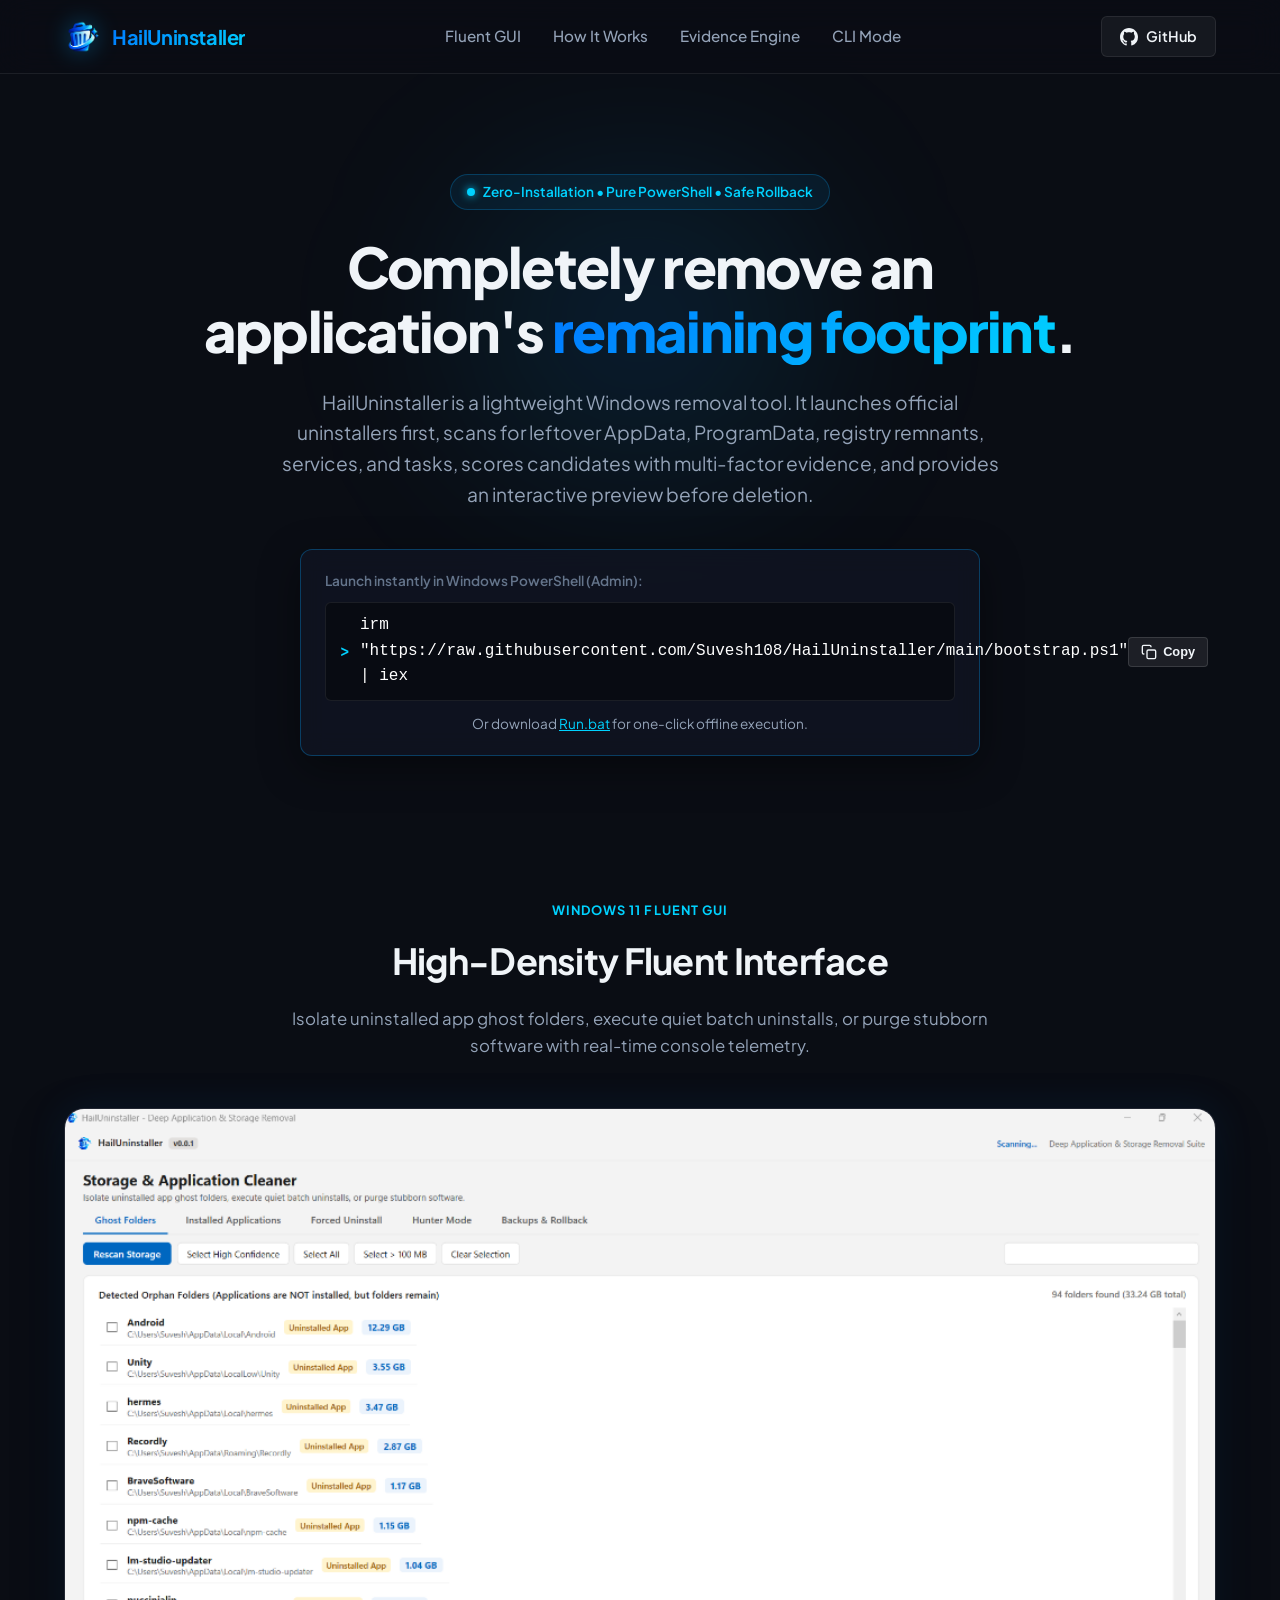
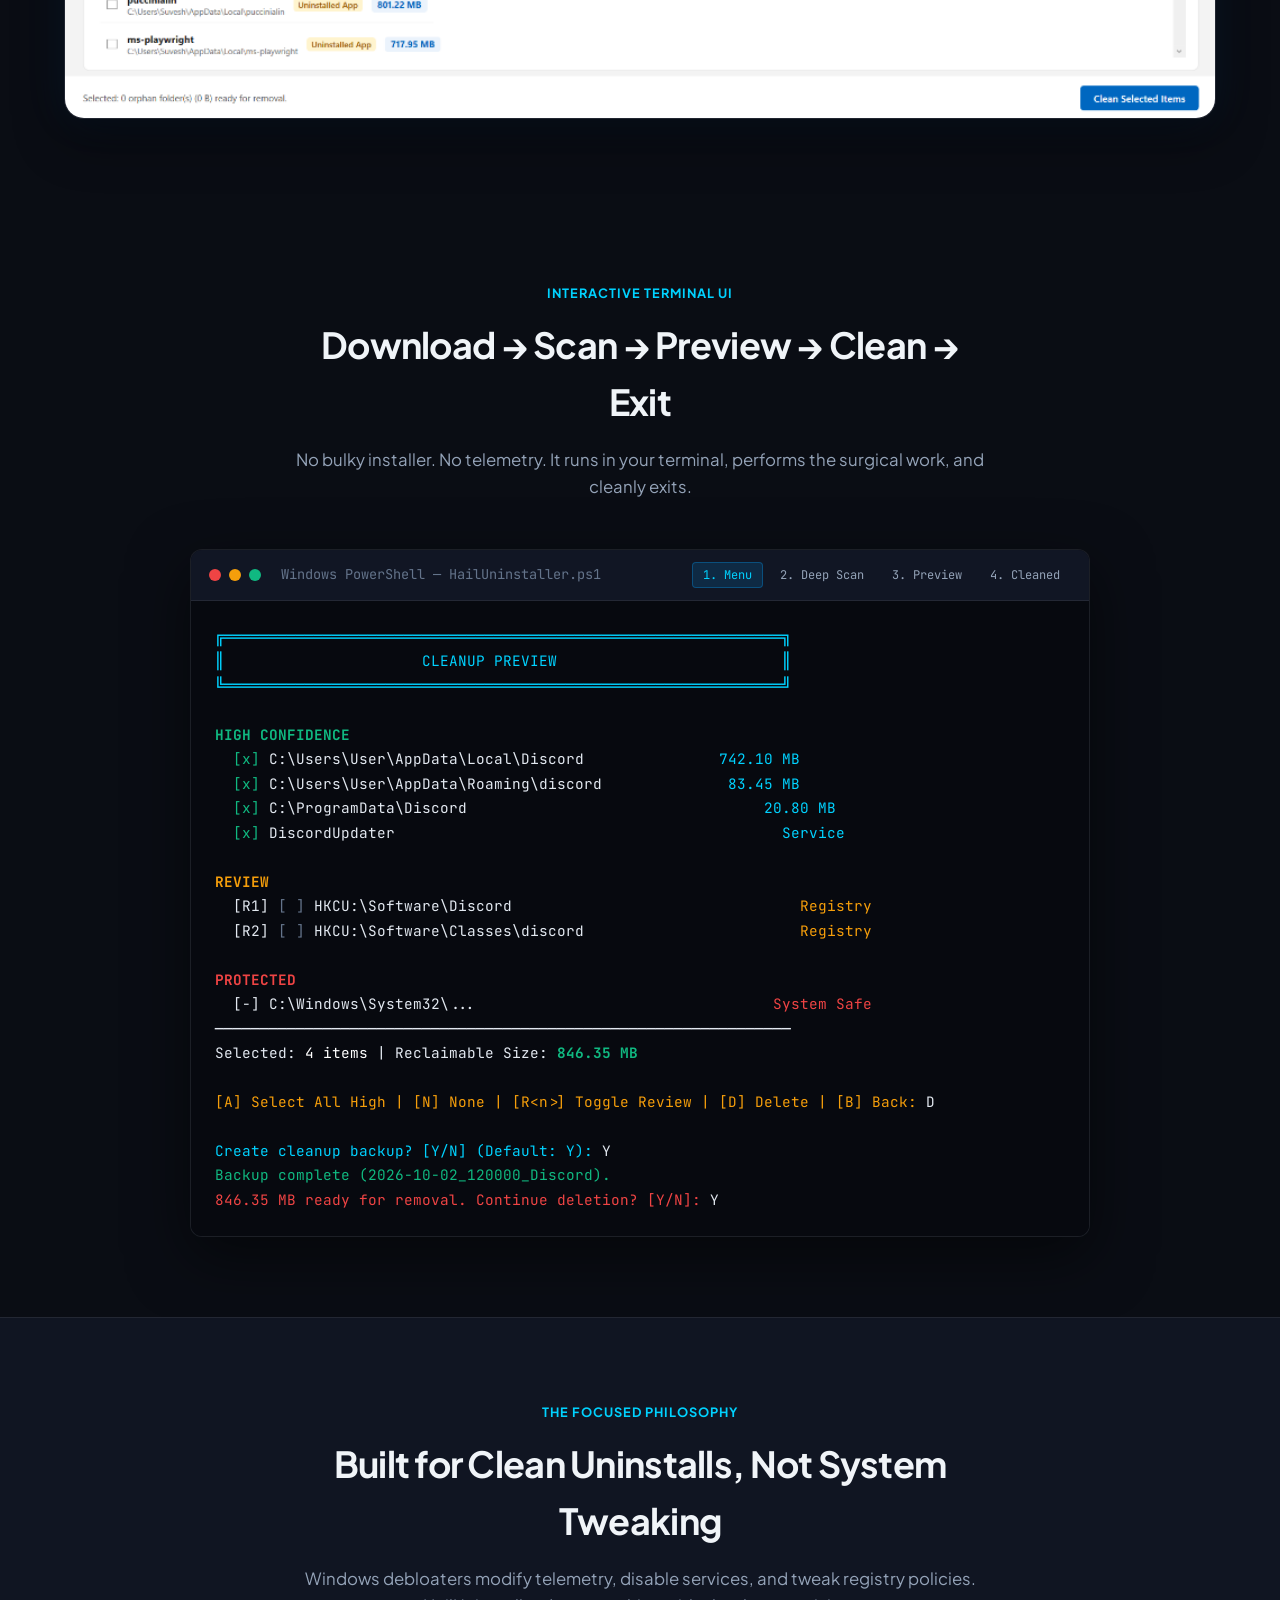
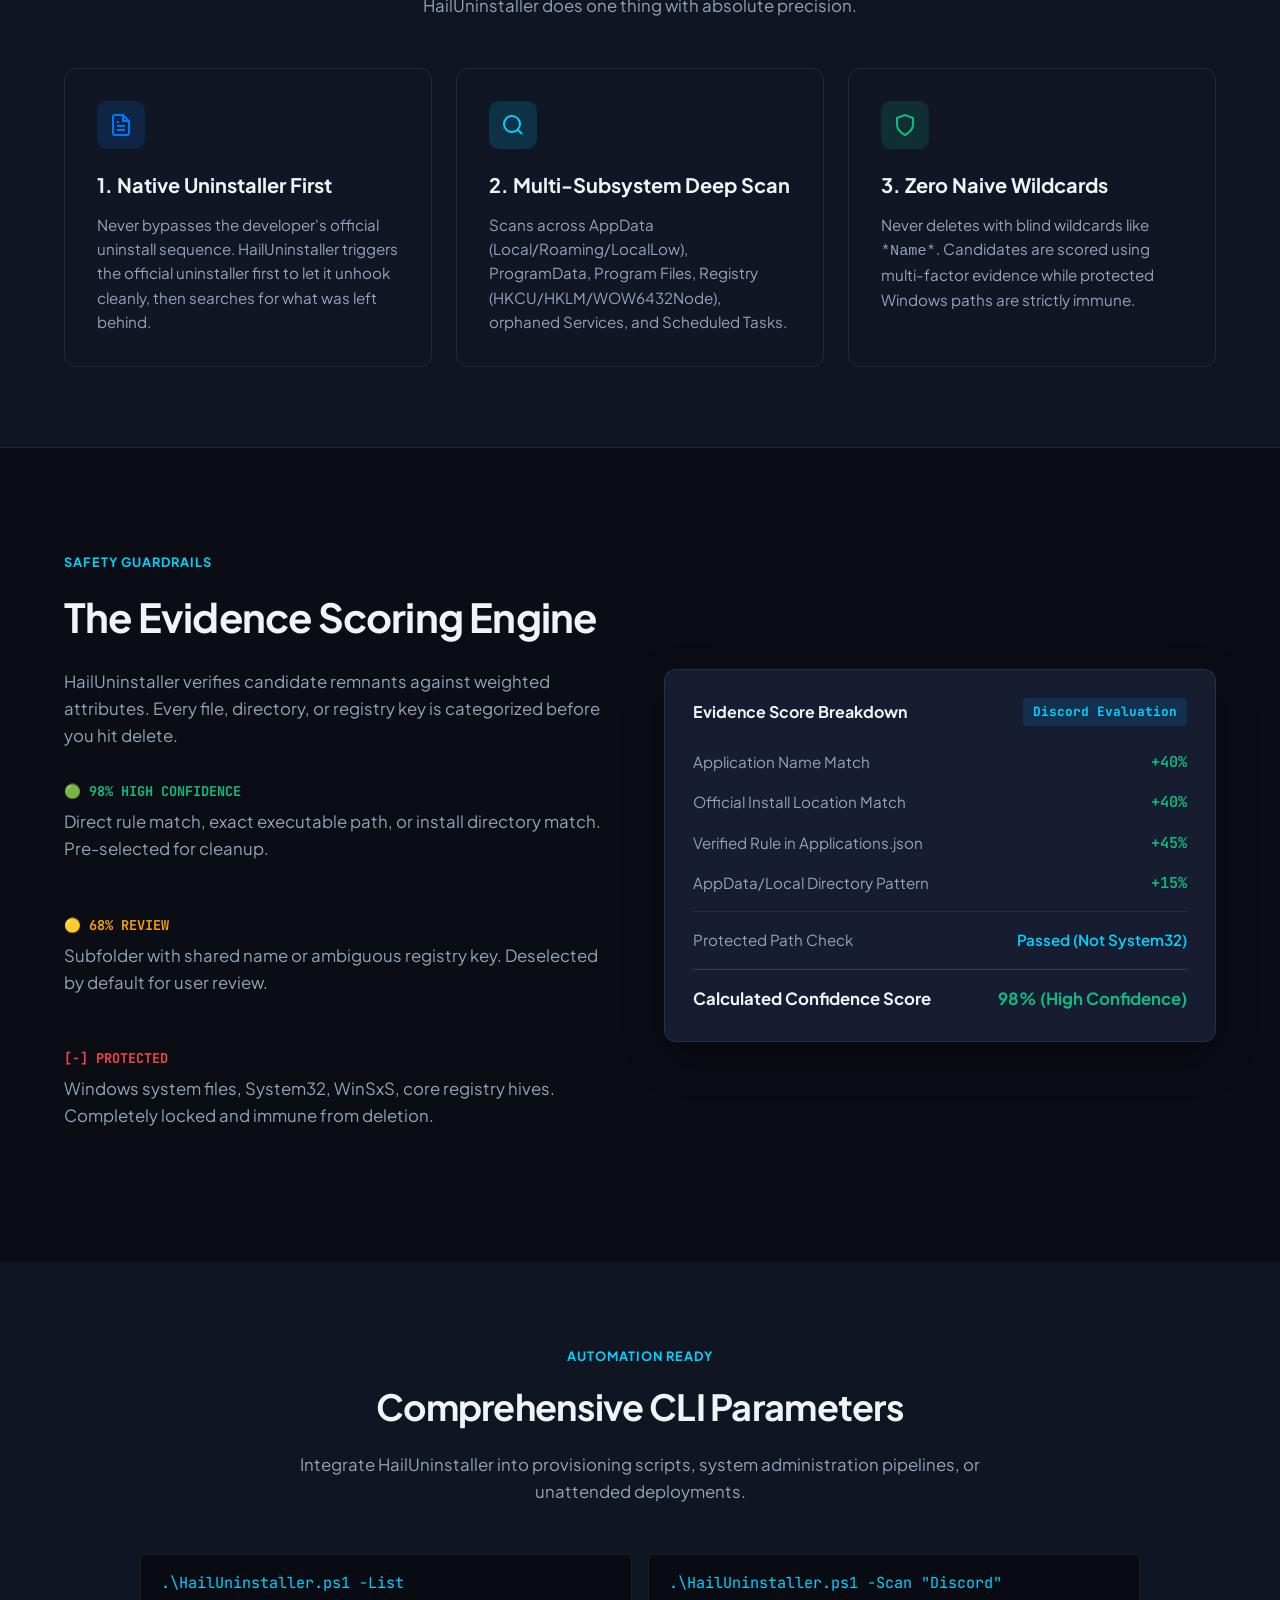
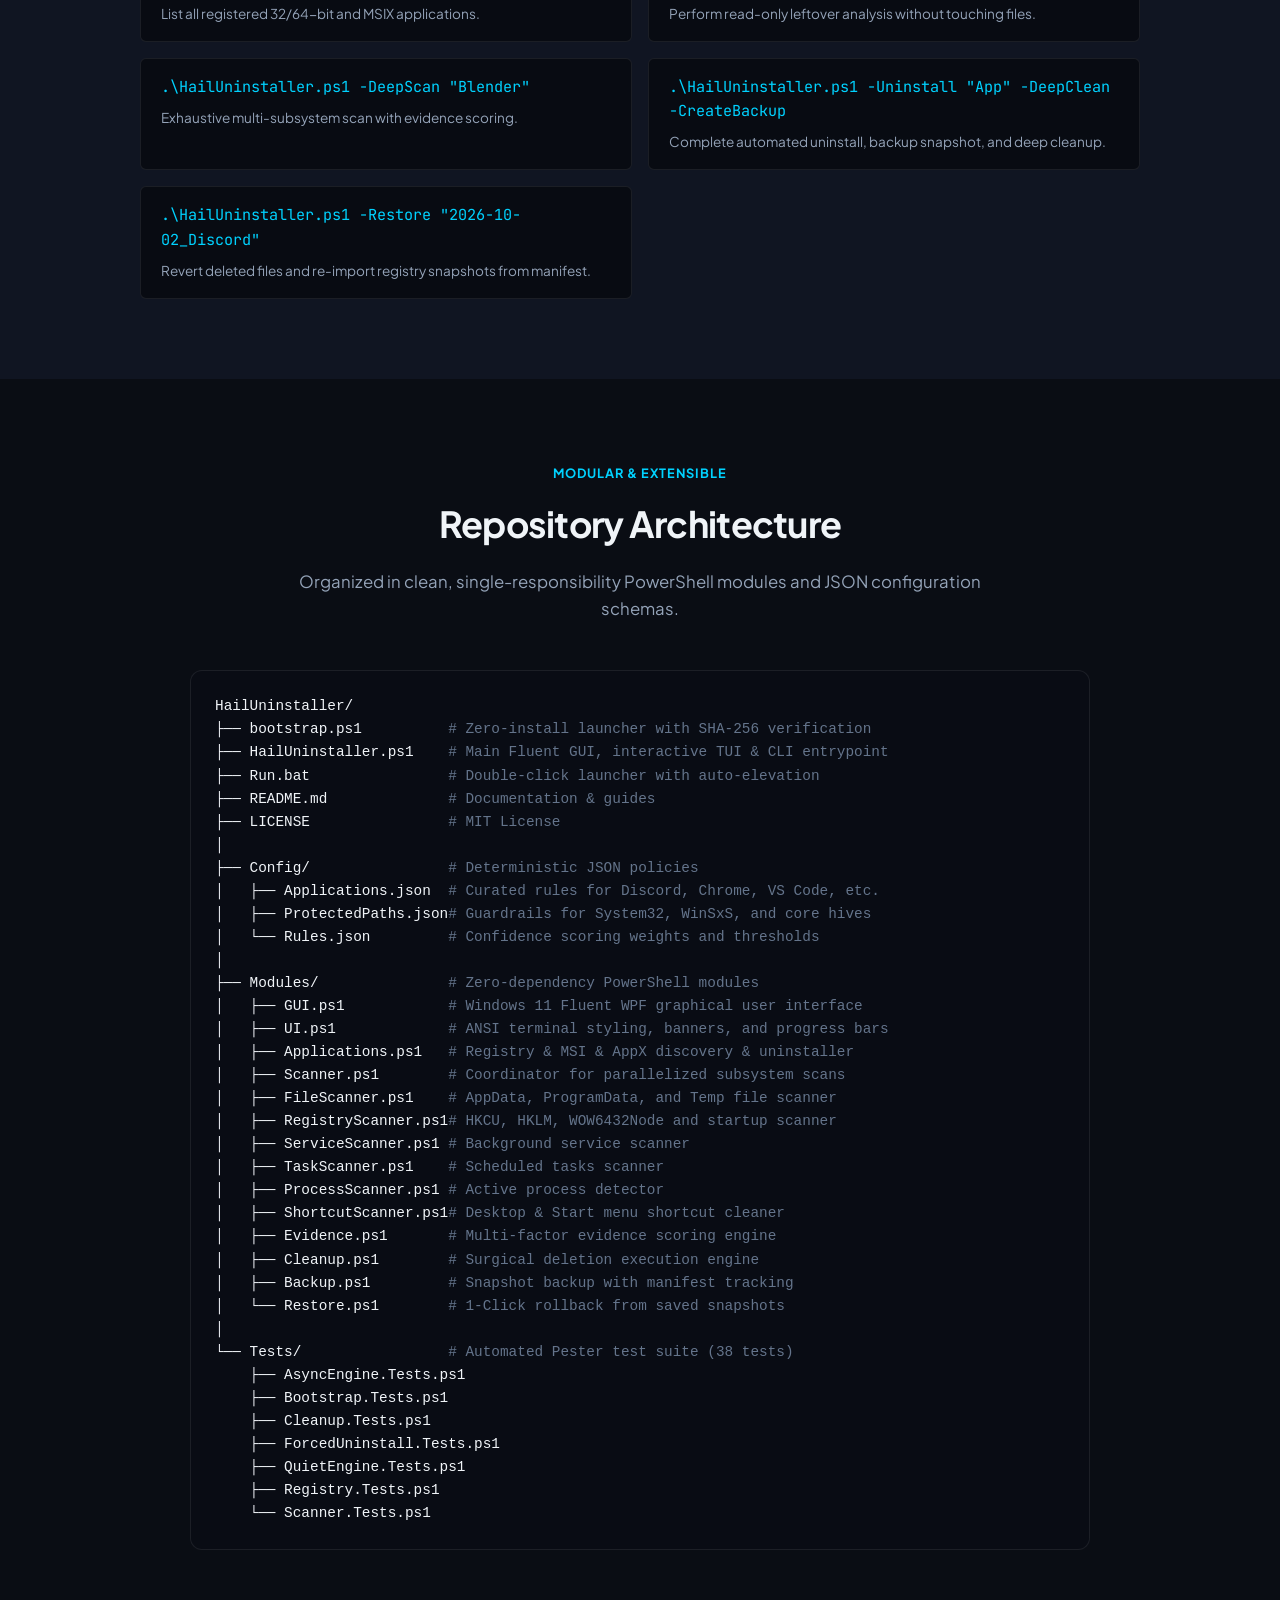
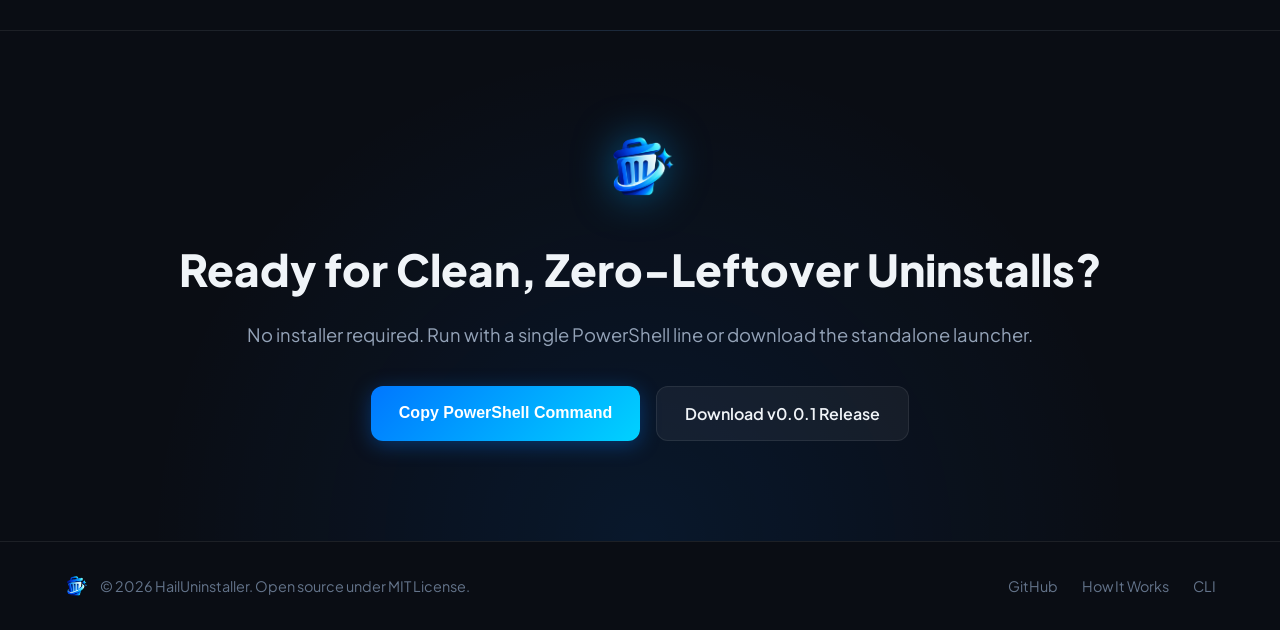
<file: Website/index.html>
<!DOCTYPE html>
<html lang="en">
<head>
  <meta charset="UTF-8">
  <meta name="viewport" content="width=device-width, initial-scale=1.0">
  <title>HailUninstaller - Deep Application Removal Tool for Windows</title>
  <meta name="description" content="Lightweight, zero-installation PowerShell tool to completely identify and remove application leftover files, registry keys, services, and tasks.">
  <link rel="icon" type="image/png" href="assets/images/logo.png">
  <link rel="preconnect" href="https://fonts.googleapis.com">
  <link rel="preconnect" href="https://fonts.gstatic.com" crossorigin>
  <link href="https://fonts.googleapis.com/css2?family=Plus+Jakarta+Sans:wght@400;500;600;700;800&family=JetBrains+Mono:wght@400;500;700&display=swap" rel="stylesheet">
  <link rel="stylesheet" href="css/styles.css">
</head>
<body>

  <!-- Navigation -->
  <header class="navbar">
    <div class="nav-container">
      <a href="#" class="brand">
        <img src="assets/images/logo.png" alt="HailUninstaller Logo" class="brand-logo">
        <span class="brand-name">HailUninstaller</span>
      </a>
      <nav class="nav-links">
        <a href="#gui">Fluent GUI</a>
        <a href="#how-it-works">How It Works</a>
        <a href="#evidence-engine">Evidence Engine</a>
        <a href="#cli">CLI Mode</a>
      </nav>
      <div class="nav-actions">
        <a href="https://github.com/Suvesh108/HailUninstaller" target="_blank" class="btn btn-outline" rel="noreferrer">
          <svg width="18" height="18" viewBox="0 0 24 24" fill="currentColor"><path d="M12 0C5.37 0 0 5.37 0 12c0 5.31 3.435 9.795 8.205 11.385.6.105.825-.255.825-.57 0-.285-.015-1.23-.015-2.235-3.015.555-3.795-.735-4.035-1.41-.135-.345-.72-1.41-1.23-1.695-.42-.225-1.02-.78-.015-.795.945-.015 1.62.87 1.845 1.23 1.08 1.815 2.805 1.305 3.495.99.105-.78.42-1.305.765-1.605-2.67-.3-5.46-1.335-5.46-5.925 0-1.305.465-2.385 1.23-3.225-.12-.3-.54-1.53.12-3.18 0 0 1.005-.315 3.3 1.23.96-.27 1.98-.405 3-.405s2.04.135 3 .405c2.295-1.56 3.3-1.23 3.3-1.23.66 1.65.24 2.88.12 3.18.765.84 1.23 1.905 1.23 3.225 0 4.605-2.805 5.625-5.475 5.925.435.375.81 1.095.81 2.22 0 1.605-.015 2.895-.015 3.3 0 .315.225.69.825.57A12.02 12.02 0 0024 12c0-6.63-5.37-12-12-12z"/></svg>
          GitHub
        </a>
      </div>
    </div>
  </header>

  <!-- Hero Section -->
  <section class="hero">
    <div class="hero-glow"></div>
    <div class="container hero-content">
      <div class="pill-badge">
        <span class="badge-dot"></span>
        <span>Zero-Installation • Pure PowerShell • Safe Rollback</span>
      </div>

      <h1 class="hero-title">
        Completely remove an application's <span class="gradient-text">remaining footprint</span>.
      </h1>

      <p class="hero-subtitle">
        HailUninstaller is a lightweight Windows removal tool. It launches official uninstallers first, scans for leftover AppData, ProgramData, registry remnants, services, and tasks, scores candidates with multi-factor evidence, and provides an interactive preview before deletion.
      </p>

      <!-- One Liner Command Box -->
      <div class="terminal-command-card">
        <div class="command-label">Launch instantly in Windows PowerShell (Admin):</div>
        <div class="command-box">
          <span class="prompt-sign">&gt;</span>
          <code id="install-command">irm "https://raw.githubusercontent.com/Suvesh108/HailUninstaller/main/bootstrap.ps1" | iex</code>
          <button id="copy-btn" class="copy-button" aria-label="Copy Command">
            <svg class="copy-icon" width="16" height="16" viewBox="0 0 24 24" fill="none" stroke="currentColor" stroke-width="2"><rect x="9" y="9" width="13" height="13" rx="2" ry="2"></rect><path d="M5 15H4a2 2 0 0 1-2-2V4a2 2 0 0 1 2-2h9a2 2 0 0 1 2 2v1"></path></svg>
            <span class="copy-text">Copy</span>
          </button>
        </div>
        <div class="command-meta">
          <span>Or download <a href="#download" class="link">Run.bat</a> for one-click offline execution.</span>
        </div>
      </div>
    </div>
  </section>

  <!-- Fluent GUI Showcase -->
  <section id="gui" class="gui-showcase">
    <div class="container">
      <div class="section-header text-center">
        <span class="section-tag">Windows 11 Fluent GUI</span>
        <h2>High-Density Fluent Interface</h2>
        <p>Isolate uninstalled app ghost folders, execute quiet batch uninstalls, or purge stubborn software with real-time console telemetry.</p>
      </div>
      <div class="gui-preview-window">
        <img src="assets/images/screenshot.png" alt="HailUninstaller Windows 11 Fluent GUI Screenshot" class="gui-screenshot-img">
      </div>
    </div>
  </section>

  <!-- Interactive Terminal Showcase -->
  <section class="showcase">
    <div class="container">
      <div class="section-header">
        <span class="section-tag">Interactive Terminal UI</span>
        <h2>Download → Scan → Preview → Clean → Exit</h2>
        <p>No bulky installer. No telemetry. It runs in your terminal, performs the surgical work, and cleanly exits.</p>
      </div>

      <div class="terminal-window">
        <div class="terminal-bar">
          <div class="terminal-dots">
            <span class="dot red"></span>
            <span class="dot yellow"></span>
            <span class="dot green"></span>
          </div>
          <div class="terminal-title">Windows PowerShell — HailUninstaller.ps1</div>
          <div class="terminal-tabs">
            <button class="term-tab active" data-step="menu">1. Menu</button>
            <button class="term-tab" data-step="scan">2. Deep Scan</button>
            <button class="term-tab" data-step="preview">3. Preview</button>
            <button class="term-tab" data-step="cleanup">4. Cleaned</button>
          </div>
        </div>

        <div class="terminal-body" id="term-content">
          <!-- Populated by app.js -->
        </div>
      </div>
    </div>
  </section>

  <!-- Philosophy & Comparison -->
  <section id="how-it-works" class="features">
    <div class="container">
      <div class="section-header">
        <span class="section-tag">The Focused Philosophy</span>
        <h2>Built for Clean Uninstalls, Not System Tweaking</h2>
        <p>Windows debloaters modify telemetry, disable services, and tweak registry policies. HailUninstaller does one thing with absolute precision.</p>
      </div>

      <div class="grid grid-3">
        <div class="card">
          <div class="card-icon blue-glow">
            <svg width="24" height="24" viewBox="0 0 24 24" fill="none" stroke="currentColor" stroke-width="2"><path d="M14 2H6a2 2 0 0 0-2 2v16a2 2 0 0 0 2 2h12a2 2 0 0 0 2-2V8z"></path><polyline points="14 2 14 8 20 8"></polyline><line x1="16" y1="13" x2="8" y2="13"></line><line x1="16" y1="17" x2="8" y2="17"></line><polyline points="10 9 9 9 8 9"></polyline></svg>
          </div>
          <h3>1. Native Uninstaller First</h3>
          <p>Never bypasses the developer's official uninstall sequence. HailUninstaller triggers the official uninstaller first to let it unhook cleanly, then searches for what was left behind.</p>
        </div>

        <div class="card">
          <div class="card-icon cyan-glow">
            <svg width="24" height="24" viewBox="0 0 24 24" fill="none" stroke="currentColor" stroke-width="2"><circle cx="11" cy="11" r="8"></circle><line x1="21" y1="21" x2="16.65" y2="16.65"></line></svg>
          </div>
          <h3>2. Multi-Subsystem Deep Scan</h3>
          <p>Scans across AppData (Local/Roaming/LocalLow), ProgramData, Program Files, Registry (HKCU/HKLM/WOW6432Node), orphaned Services, and Scheduled Tasks.</p>
        </div>

        <div class="card">
          <div class="card-icon green-glow">
            <svg width="24" height="24" viewBox="0 0 24 24" fill="none" stroke="currentColor" stroke-width="2"><path d="M12 22s8-4 8-10V5l-8-3-8 3v7c0 6 8 10 8 10z"></path></svg>
          </div>
          <h3>3. Zero Naive Wildcards</h3>
          <p>Never deletes with blind wildcards like <code>*Name*</code>. Candidates are scored using multi-factor evidence while protected Windows paths are strictly immune.</p>
        </div>
      </div>
    </div>
  </section>

  <!-- Evidence Engine Section -->
  <section id="evidence-engine" class="evidence-section">
    <div class="container">
      <div class="evidence-layout">
        <div class="evidence-text">
          <span class="section-tag">Safety Guardrails</span>
          <h2>The Evidence Scoring Engine</h2>
          <p>HailUninstaller verifies candidate remnants against weighted attributes. Every file, directory, or registry key is categorized before you hit delete.</p>

          <div class="evidence-metrics">
            <div class="metric-row">
              <span class="metric-badge green">🟢 98% HIGH CONFIDENCE</span>
              <p>Direct rule match, exact executable path, or install directory match. Pre-selected for cleanup.</p>
            </div>
            <div class="metric-row">
              <span class="metric-badge yellow">🟡 68% REVIEW</span>
              <p>Subfolder with shared name or ambiguous registry key. Deselected by default for user review.</p>
            </div>
            <div class="metric-row">
              <span class="metric-badge red">[-] PROTECTED</span>
              <p>Windows system files, System32, WinSxS, core registry hives. Completely locked and immune from deletion.</p>
            </div>
          </div>
        </div>

        <div class="evidence-card">
          <div class="evidence-card-header">
            <span>Evidence Score Breakdown</span>
            <span class="tag">Discord Evaluation</span>
          </div>
          <div class="evidence-factors">
            <div class="factor">
              <span>Application Name Match</span>
              <span class="score-pos">+40%</span>
            </div>
            <div class="factor">
              <span>Official Install Location Match</span>
              <span class="score-pos">+40%</span>
            </div>
            <div class="factor">
              <span>Verified Rule in Applications.json</span>
              <span class="score-pos">+45%</span>
            </div>
            <div class="factor">
              <span>AppData/Local Directory Pattern</span>
              <span class="score-pos">+15%</span>
            </div>
            <div class="factor divider">
              <span>Protected Path Check</span>
              <span class="score-safe">Passed (Not System32)</span>
            </div>
            <div class="factor total">
              <strong>Calculated Confidence Score</strong>
              <strong class="text-green">98% (High Confidence)</strong>
            </div>
          </div>
        </div>
      </div>
    </div>
  </section>

  <!-- CLI Section -->
  <section id="cli" class="cli-section">
    <div class="container">
      <div class="section-header">
        <span class="section-tag">Automation Ready</span>
        <h2>Comprehensive CLI Parameters</h2>
        <p>Integrate HailUninstaller into provisioning scripts, system administration pipelines, or unattended deployments.</p>
      </div>

      <div class="cli-grid">
        <div class="cli-item">
          <code>.\HailUninstaller.ps1 -List</code>
          <span>List all registered 32/64-bit and MSIX applications.</span>
        </div>
        <div class="cli-item">
          <code>.\HailUninstaller.ps1 -Scan "Discord"</code>
          <span>Perform read-only leftover analysis without touching files.</span>
        </div>
        <div class="cli-item">
          <code>.\HailUninstaller.ps1 -DeepScan "Blender"</code>
          <span>Exhaustive multi-subsystem scan with evidence scoring.</span>
        </div>
        <div class="cli-item">
          <code>.\HailUninstaller.ps1 -Uninstall "App" -DeepClean -CreateBackup</code>
          <span>Complete automated uninstall, backup snapshot, and deep cleanup.</span>
        </div>
        <div class="cli-item">
          <code>.\HailUninstaller.ps1 -Restore "2026-10-02_Discord"</code>
          <span>Revert deleted files and re-import registry snapshots from manifest.</span>
        </div>
      </div>
    </div>
  </section>

  <!-- Architecture Tree -->
  <section id="architecture" class="arch-section">
    <div class="container">
      <div class="section-header">
        <span class="section-tag">Modular & Extensible</span>
        <h2>Repository Architecture</h2>
        <p>Organized in clean, single-responsibility PowerShell modules and JSON configuration schemas.</p>
      </div>

      <div class="tree-display">
        <pre><code>HailUninstaller/
├── bootstrap.ps1          <span class="comment"># Zero-install launcher with SHA-256 verification</span>
├── HailUninstaller.ps1    <span class="comment"># Main Fluent GUI, interactive TUI & CLI entrypoint</span>
├── Run.bat                <span class="comment"># Double-click launcher with auto-elevation</span>
├── README.md              <span class="comment"># Documentation & guides</span>
├── LICENSE                <span class="comment"># MIT License</span>
│
├── Config/                <span class="comment"># Deterministic JSON policies</span>
│   ├── Applications.json  <span class="comment"># Curated rules for Discord, Chrome, VS Code, etc.</span>
│   ├── ProtectedPaths.json<span class="comment"># Guardrails for System32, WinSxS, and core hives</span>
│   └── Rules.json         <span class="comment"># Confidence scoring weights and thresholds</span>
│
├── Modules/               <span class="comment"># Zero-dependency PowerShell modules</span>
│   ├── GUI.ps1            <span class="comment"># Windows 11 Fluent WPF graphical user interface</span>
│   ├── UI.ps1             <span class="comment"># ANSI terminal styling, banners, and progress bars</span>
│   ├── Applications.ps1   <span class="comment"># Registry & MSI & AppX discovery & uninstaller</span>
│   ├── Scanner.ps1        <span class="comment"># Coordinator for parallelized subsystem scans</span>
│   ├── FileScanner.ps1    <span class="comment"># AppData, ProgramData, and Temp file scanner</span>
│   ├── RegistryScanner.ps1<span class="comment"># HKCU, HKLM, WOW6432Node and startup scanner</span>
│   ├── ServiceScanner.ps1 <span class="comment"># Background service scanner</span>
│   ├── TaskScanner.ps1    <span class="comment"># Scheduled tasks scanner</span>
│   ├── ProcessScanner.ps1 <span class="comment"># Active process detector</span>
│   ├── ShortcutScanner.ps1<span class="comment"># Desktop & Start menu shortcut cleaner</span>
│   ├── Evidence.ps1       <span class="comment"># Multi-factor evidence scoring engine</span>
│   ├── Cleanup.ps1        <span class="comment"># Surgical deletion execution engine</span>
│   ├── Backup.ps1         <span class="comment"># Snapshot backup with manifest tracking</span>
│   └── Restore.ps1        <span class="comment"># 1-Click rollback from saved snapshots</span>
│
└── Tests/                 <span class="comment"># Automated Pester test suite (38 tests)</span>
    ├── AsyncEngine.Tests.ps1
    ├── Bootstrap.Tests.ps1
    ├── Cleanup.Tests.ps1
    ├── ForcedUninstall.Tests.ps1
    ├── QuietEngine.Tests.ps1
    ├── Registry.Tests.ps1
    └── Scanner.Tests.ps1</code></pre>
      </div>
    </div>
  </section>

  <!-- Download & Footer CTA -->
  <section id="download" class="cta-section">
    <div class="container text-center">
      <img src="assets/images/logo.png" alt="HailUninstaller Logo" class="cta-logo">
      <h2>Ready for Clean, Zero-Leftover Uninstalls?</h2>
      <p>No installer required. Run with a single PowerShell line or download the standalone launcher.</p>
      
      <div class="cta-actions">
        <button class="btn btn-primary btn-lg" onclick="navigator.clipboard.writeText('irm \&quot;https://raw.githubusercontent.com/Suvesh108/HailUninstaller/main/bootstrap.ps1\&quot; | iex'); alert('Copied command to clipboard!');">
          Copy PowerShell Command
        </button>
        <a href="https://github.com/Suvesh108/HailUninstaller/releases/tag/v0.0.1" class="btn btn-outline btn-lg" target="_blank" rel="noreferrer">
          Download v0.0.1 Release
        </a>
      </div>
    </div>
  </section>

  <footer class="footer">
    <div class="container footer-content">
      <div class="footer-left">
        <img src="assets/images/logo.png" alt="HailUninstaller Logo" class="footer-logo">
        <span>© 2026 HailUninstaller. Open source under MIT License.</span>
      </div>
      <div class="footer-right">
        <a href="https://github.com/Suvesh108/HailUninstaller" target="_blank" rel="noreferrer">GitHub</a>
        <a href="#how-it-works">How It Works</a>
        <a href="#cli">CLI</a>
      </div>
    </div>
  </footer>

  <script src="js/app.js"></script>
</body>
</html>
</file>
<file: Website/css/styles.css>
/* Website/styles.css - Modern Dark UI for HailUninstaller */

:root {
  --bg-primary: #0a0d14;
  --bg-secondary: #101522;
  --bg-tertiary: #161d30;
  --bg-card: rgba(18, 24, 38, 0.7);
  --border-color: rgba(255, 255, 255, 0.08);
  --border-glow: rgba(0, 163, 255, 0.3);
  
  --brand-blue: #0077ff;
  --brand-cyan: #00d2ff;
  --brand-gradient: linear-gradient(135deg, #0077ff 0%, #00d2ff 100%);
  
  --text-primary: #f0f4f8;
  --text-secondary: #94a3b8;
  --text-muted: #64748b;
  
  --status-green: #10b981;
  --status-yellow: #f59e0b;
  --status-red: #ef4444;
  
  --font-main: 'Plus Jakarta Sans', -apple-system, BlinkMacSystemFont, 'Segoe UI', Roboto, sans-serif;
  --font-mono: 'JetBrains Mono', Consolas, 'Courier New', monospace;
  
  --radius-sm: 6px;
  --radius-md: 12px;
  --radius-lg: 20px;
}

* {
  margin: 0;
  padding: 0;
  box-sizing: border-box;
}

body {
  background-color: var(--bg-primary);
  color: var(--text-primary);
  font-family: var(--font-main);
  line-height: 1.6;
  overflow-x: hidden;
  -webkit-font-smoothing: antialiased;
}

.container {
  max-width: 1200px;
  margin: 0 auto;
  padding: 0 24px;
}

a {
  color: inherit;
  text-decoration: none;
}

/* Navbar */
.navbar {
  position: sticky;
  top: 0;
  z-index: 100;
  backdrop-filter: blur(16px);
  background-color: rgba(10, 13, 20, 0.8);
  border-bottom: 1px solid var(--border-color);
}

.nav-container {
  max-width: 1200px;
  margin: 0 auto;
  padding: 16px 24px;
  display: flex;
  align-items: center;
  justify-content: space-between;
}

.brand {
  display: flex;
  align-items: center;
  gap: 12px;
}

.brand-logo {
  width: 36px;
  height: 36px;
  object-fit: contain;
  filter: drop-shadow(0 0 12px rgba(0, 163, 255, 0.4));
}

.brand-name {
  font-size: 1.25rem;
  font-weight: 700;
  letter-spacing: -0.02em;
  background: var(--brand-gradient);
  -webkit-background-clip: text;
  -webkit-text-fill-color: transparent;
}

.nav-links {
  display: flex;
  gap: 32px;
}

.nav-links a {
  font-size: 0.95rem;
  color: var(--text-secondary);
  font-weight: 500;
  transition: color 0.2s;
}

.nav-links a:hover {
  color: var(--text-primary);
}

.btn {
  display: inline-flex;
  align-items: center;
  gap: 8px;
  padding: 8px 18px;
  border-radius: var(--radius-sm);
  font-size: 0.9rem;
  font-weight: 600;
  cursor: pointer;
  transition: all 0.2s ease;
  border: none;
}

.btn-outline {
  background: rgba(255, 255, 255, 0.05);
  border: 1px solid var(--border-color);
  color: var(--text-primary);
}

.btn-outline:hover {
  background: rgba(255, 255, 255, 0.1);
  border-color: rgba(255, 255, 255, 0.2);
}

.btn-primary {
  background: var(--brand-gradient);
  color: #fff;
  box-shadow: 0 4px 20px rgba(0, 119, 255, 0.35);
}

.btn-primary:hover {
  box-shadow: 0 6px 28px rgba(0, 119, 255, 0.55);
  transform: translateY(-1px);
}

.btn-lg {
  padding: 14px 28px;
  font-size: 1rem;
  border-radius: var(--radius-md);
}

/* Hero Section */
.hero {
  position: relative;
  padding: 100px 0 60px;
  text-align: center;
}

.hero-glow {
  position: absolute;
  top: 10%;
  left: 50%;
  transform: translateX(-50%);
  width: 600px;
  height: 350px;
  background: radial-gradient(circle, rgba(0, 140, 255, 0.15) 0%, rgba(0, 210, 255, 0.05) 50%, transparent 70%);
  filter: blur(80px);
  pointer-events: none;
}

.hero-content {
  position: relative;
  z-index: 1;
}

.pill-badge {
  display: inline-flex;
  align-items: center;
  gap: 8px;
  padding: 6px 16px;
  border-radius: 999px;
  background: rgba(0, 163, 255, 0.08);
  border: 1px solid rgba(0, 163, 255, 0.25);
  font-size: 0.85rem;
  font-weight: 600;
  color: var(--brand-cyan);
  margin-bottom: 24px;
}

.badge-dot {
  width: 8px;
  height: 8px;
  border-radius: 50%;
  background-color: var(--brand-cyan);
  box-shadow: 0 0 8px var(--brand-cyan);
}

.hero-title {
  font-size: 3.5rem;
  font-weight: 800;
  line-height: 1.15;
  letter-spacing: -0.03em;
  max-width: 900px;
  margin: 0 auto 24px;
}

.gradient-text {
  background: var(--brand-gradient);
  -webkit-background-clip: text;
  -webkit-text-fill-color: transparent;
}

.hero-subtitle {
  font-size: 1.2rem;
  color: var(--text-secondary);
  max-width: 720px;
  margin: 0 auto 40px;
  line-height: 1.6;
}

/* Terminal Command Card */
.terminal-command-card {
  max-width: 680px;
  margin: 0 auto;
  background: rgba(16, 21, 34, 0.85);
  border: 1px solid var(--border-glow);
  border-radius: var(--radius-md);
  padding: 20px 24px;
  box-shadow: 0 12px 40px rgba(0, 0, 0, 0.4);
  backdrop-filter: blur(12px);
}

.command-label {
  font-size: 0.85rem;
  font-weight: 600;
  color: var(--text-muted);
  text-align: left;
  margin-bottom: 10px;
}

.command-box {
  display: flex;
  align-items: center;
  justify-content: space-between;
  background: #080b12;
  border: 1px solid rgba(255, 255, 255, 0.08);
  border-radius: var(--radius-sm);
  padding: 10px 14px;
  font-family: var(--font-mono);
  font-size: 1rem;
}

.prompt-sign {
  color: var(--brand-cyan);
  margin-right: 10px;
  font-weight: 700;
}

.command-box code {
  color: #fff;
  flex: 1;
  text-align: left;
}

.copy-button {
  background: rgba(255, 255, 255, 0.08);
  border: 1px solid rgba(255, 255, 255, 0.12);
  color: var(--text-primary);
  border-radius: 4px;
  padding: 6px 12px;
  display: flex;
  align-items: center;
  gap: 6px;
  font-size: 0.8rem;
  font-weight: 600;
  cursor: pointer;
  transition: all 0.2s;
}

.copy-button:hover {
  background: rgba(0, 163, 255, 0.2);
  border-color: var(--brand-cyan);
  color: #fff;
}

.command-meta {
  margin-top: 12px;
  font-size: 0.85rem;
  color: var(--text-secondary);
}

.link {
  color: var(--brand-cyan);
  text-decoration: underline;
}

/* Terminal Showcase */
.showcase {
  padding: 80px 0;
}

.section-header {
  text-align: center;
  max-width: 700px;
  margin: 0 auto 48px;
}

.section-tag {
  display: inline-block;
  font-size: 0.8rem;
  font-weight: 700;
  text-transform: uppercase;
  letter-spacing: 0.08em;
  color: var(--brand-cyan);
  margin-bottom: 12px;
}

.section-header h2 {
  font-size: 2.25rem;
  font-weight: 700;
  margin-bottom: 16px;
  letter-spacing: -0.02em;
}

.section-header p {
  color: var(--text-secondary);
  font-size: 1.05rem;
}

.terminal-window {
  max-width: 900px;
  margin: 0 auto;
  background: #090c14;
  border: 1px solid var(--border-color);
  border-radius: var(--radius-md);
  box-shadow: 0 20px 60px rgba(0, 0, 0, 0.5);
  overflow: hidden;
}

.terminal-bar {
  background: #111624;
  padding: 12px 18px;
  display: flex;
  align-items: center;
  border-bottom: 1px solid var(--border-color);
}

.terminal-dots {
  display: flex;
  gap: 8px;
  margin-right: 20px;
}

.dot {
  width: 12px;
  height: 12px;
  border-radius: 50%;
}

.dot.red { background: #ef4444; }
.dot.yellow { background: #f59e0b; }
.dot.green { background: #10b981; }

.terminal-title {
  font-size: 0.85rem;
  color: var(--text-muted);
  font-family: var(--font-mono);
  flex: 1;
}

.terminal-tabs {
  display: flex;
  gap: 6px;
}

.term-tab {
  background: transparent;
  border: 1px solid transparent;
  color: var(--text-secondary);
  padding: 4px 10px;
  border-radius: 4px;
  font-size: 0.75rem;
  font-family: var(--font-mono);
  cursor: pointer;
  transition: all 0.2s;
}

.term-tab:hover {
  color: #fff;
}

.term-tab.active {
  background: rgba(0, 163, 255, 0.15);
  border-color: rgba(0, 163, 255, 0.3);
  color: var(--brand-cyan);
}

.terminal-body {
  padding: 24px;
  font-family: var(--font-mono);
  font-size: 0.9rem;
  line-height: 1.7;
  color: #e2e8f0;
  min-height: 380px;
  white-space: pre-wrap;
  background: #07090f;
}

/* Features Grid */
.features {
  padding: 80px 0;
  background: var(--bg-secondary);
  border-top: 1px solid var(--border-color);
  border-bottom: 1px solid var(--border-color);
}

.grid {
  display: grid;
  gap: 24px;
}

.grid-3 {
  grid-template-columns: repeat(auto-fit, minmax(320px, 1fr));
}

.card {
  background: var(--bg-card);
  border: 1px solid var(--border-color);
  border-radius: var(--radius-md);
  padding: 32px;
  transition: transform 0.2s, border-color 0.2s;
}

.card:hover {
  transform: translateY(-4px);
  border-color: rgba(0, 163, 255, 0.3);
}

.card-icon {
  width: 48px;
  height: 48px;
  border-radius: 10px;
  display: flex;
  align-items: center;
  justify-content: center;
  margin-bottom: 20px;
}

.blue-glow { background: rgba(0, 119, 255, 0.15); color: #0077ff; }
.cyan-glow { background: rgba(0, 210, 255, 0.15); color: #00d2ff; }
.green-glow { background: rgba(16, 185, 129, 0.15); color: #10b981; }

.card h3 {
  font-size: 1.25rem;
  font-weight: 700;
  margin-bottom: 12px;
}

.card p {
  color: var(--text-secondary);
  font-size: 0.95rem;
}

/* Evidence Engine */
.evidence-section {
  padding: 100px 0;
}

.evidence-layout {
  display: grid;
  grid-template-columns: 1fr 1fr;
  gap: 48px;
  align-items: center;
}

.evidence-text h2 {
  font-size: 2.5rem;
  font-weight: 700;
  margin-bottom: 20px;
  letter-spacing: -0.02em;
}

.evidence-text p {
  color: var(--text-secondary);
  font-size: 1.05rem;
  margin-bottom: 32px;
}

.evidence-metrics {
  display: flex;
  flex-direction: column;
  gap: 20px;
}

.metric-row {
  display: flex;
  flex-direction: column;
  gap: 6px;
}

.metric-badge {
  font-family: var(--font-mono);
  font-size: 0.85rem;
  font-weight: 700;
}

.metric-badge.green { color: var(--status-green); }
.metric-badge.yellow { color: var(--status-yellow); }
.metric-badge.red { color: var(--status-red); }

.evidence-card {
  background: var(--bg-tertiary);
  border: 1px solid var(--border-color);
  border-radius: var(--radius-md);
  padding: 28px;
  box-shadow: 0 16px 40px rgba(0, 0, 0, 0.3);
}

.evidence-card-header {
  display: flex;
  justify-content: space-between;
  align-items: center;
  margin-bottom: 24px;
  font-weight: 700;
}

.evidence-card-header .tag {
  background: rgba(0, 163, 255, 0.15);
  color: var(--brand-cyan);
  padding: 4px 10px;
  border-radius: 4px;
  font-size: 0.8rem;
  font-family: var(--font-mono);
}

.evidence-factors {
  display: flex;
  flex-direction: column;
  gap: 16px;
  font-size: 0.95rem;
}

.factor {
  display: flex;
  justify-content: space-between;
  color: var(--text-secondary);
}

.score-pos {
  color: var(--status-green);
  font-weight: 600;
  font-family: var(--font-mono);
}

.score-safe {
  color: var(--brand-cyan);
  font-weight: 600;
}

.factor.divider {
  border-top: 1px solid var(--border-color);
  padding-top: 16px;
}

.factor.total {
  border-top: 1px solid rgba(255, 255, 255, 0.15);
  padding-top: 16px;
  color: var(--text-primary);
  font-size: 1.05rem;
}

.text-green {
  color: var(--status-green);
}

/* CLI Section */
.cli-section {
  padding: 80px 0;
  background: var(--bg-secondary);
}

.cli-grid {
  display: grid;
  grid-template-columns: repeat(auto-fit, minmax(400px, 1fr));
  gap: 16px;
  max-width: 1000px;
  margin: 0 auto;
}

.cli-item {
  background: #080b12;
  border: 1px solid var(--border-color);
  border-radius: var(--radius-sm);
  padding: 16px 20px;
  display: flex;
  flex-direction: column;
  gap: 8px;
}

.cli-item code {
  color: var(--brand-cyan);
  font-family: var(--font-mono);
  font-size: 0.95rem;
}

.cli-item span {
  font-size: 0.85rem;
  color: var(--text-secondary);
}

/* Architecture Tree */
.arch-section {
  padding: 80px 0;
}

.tree-display {
  max-width: 900px;
  margin: 0 auto;
  background: #090c14;
  border: 1px solid var(--border-color);
  border-radius: var(--radius-md);
  padding: 24px;
  font-family: var(--font-mono);
  font-size: 0.9rem;
  overflow-x: auto;
}

.comment {
  color: var(--text-muted);
}

/* CTA Section */
.cta-section {
  padding: 100px 0;
  border-top: 1px solid var(--border-color);
  background: radial-gradient(circle at bottom, rgba(0, 119, 255, 0.1) 0%, transparent 60%);
}

.text-center {
  text-align: center;
}

.cta-logo {
  width: 72px;
  height: 72px;
  margin-bottom: 24px;
  filter: drop-shadow(0 0 20px rgba(0, 163, 255, 0.5));
}

.cta-section h2 {
  font-size: 2.75rem;
  font-weight: 800;
  margin-bottom: 16px;
}

.cta-section p {
  color: var(--text-secondary);
  font-size: 1.15rem;
  margin-bottom: 36px;
}

.cta-actions {
  display: flex;
  justify-content: center;
  gap: 16px;
}

/* Footer */
.footer {
  border-top: 1px solid var(--border-color);
  padding: 32px 0;
  font-size: 0.9rem;
  color: var(--text-muted);
}

.footer-content {
  display: flex;
  align-items: center;
  justify-content: space-between;
}

.footer-left {
  display: flex;
  align-items: center;
  gap: 12px;
}

.footer-logo {
  width: 24px;
  height: 24px;
}

.footer-right {
  display: flex;
  gap: 24px;
}

.footer-right a:hover {
  color: var(--text-primary);
}

/* GUI Showcase */
.gui-showcase {
  padding: 80px 0;
  position: relative;
}

.gui-preview-window {
  margin-top: 40px;
  background: var(--bg-card);
  border: 1px solid var(--border-color);
  border-radius: var(--radius-lg);
  box-shadow: 0 20px 50px rgba(0, 0, 0, 0.4), 0 0 40px rgba(0, 140, 255, 0.1);
  overflow: hidden;
  transition: transform 0.3s ease, box-shadow 0.3s ease;
}

.gui-preview-window:hover {
  transform: translateY(-2px);
  box-shadow: 0 24px 60px rgba(0, 0, 0, 0.5), 0 0 50px rgba(0, 140, 255, 0.15);
}

.gui-screenshot-img {
  width: 100%;
  height: auto;
  display: block;
}

@media (max-width: 768px) {
  .hero-title { font-size: 2.5rem; }
  .evidence-layout { grid-template-columns: 1fr; }
  .nav-links { display: none; }
  .cli-grid { grid-template-columns: 1fr; }
}
</file>
